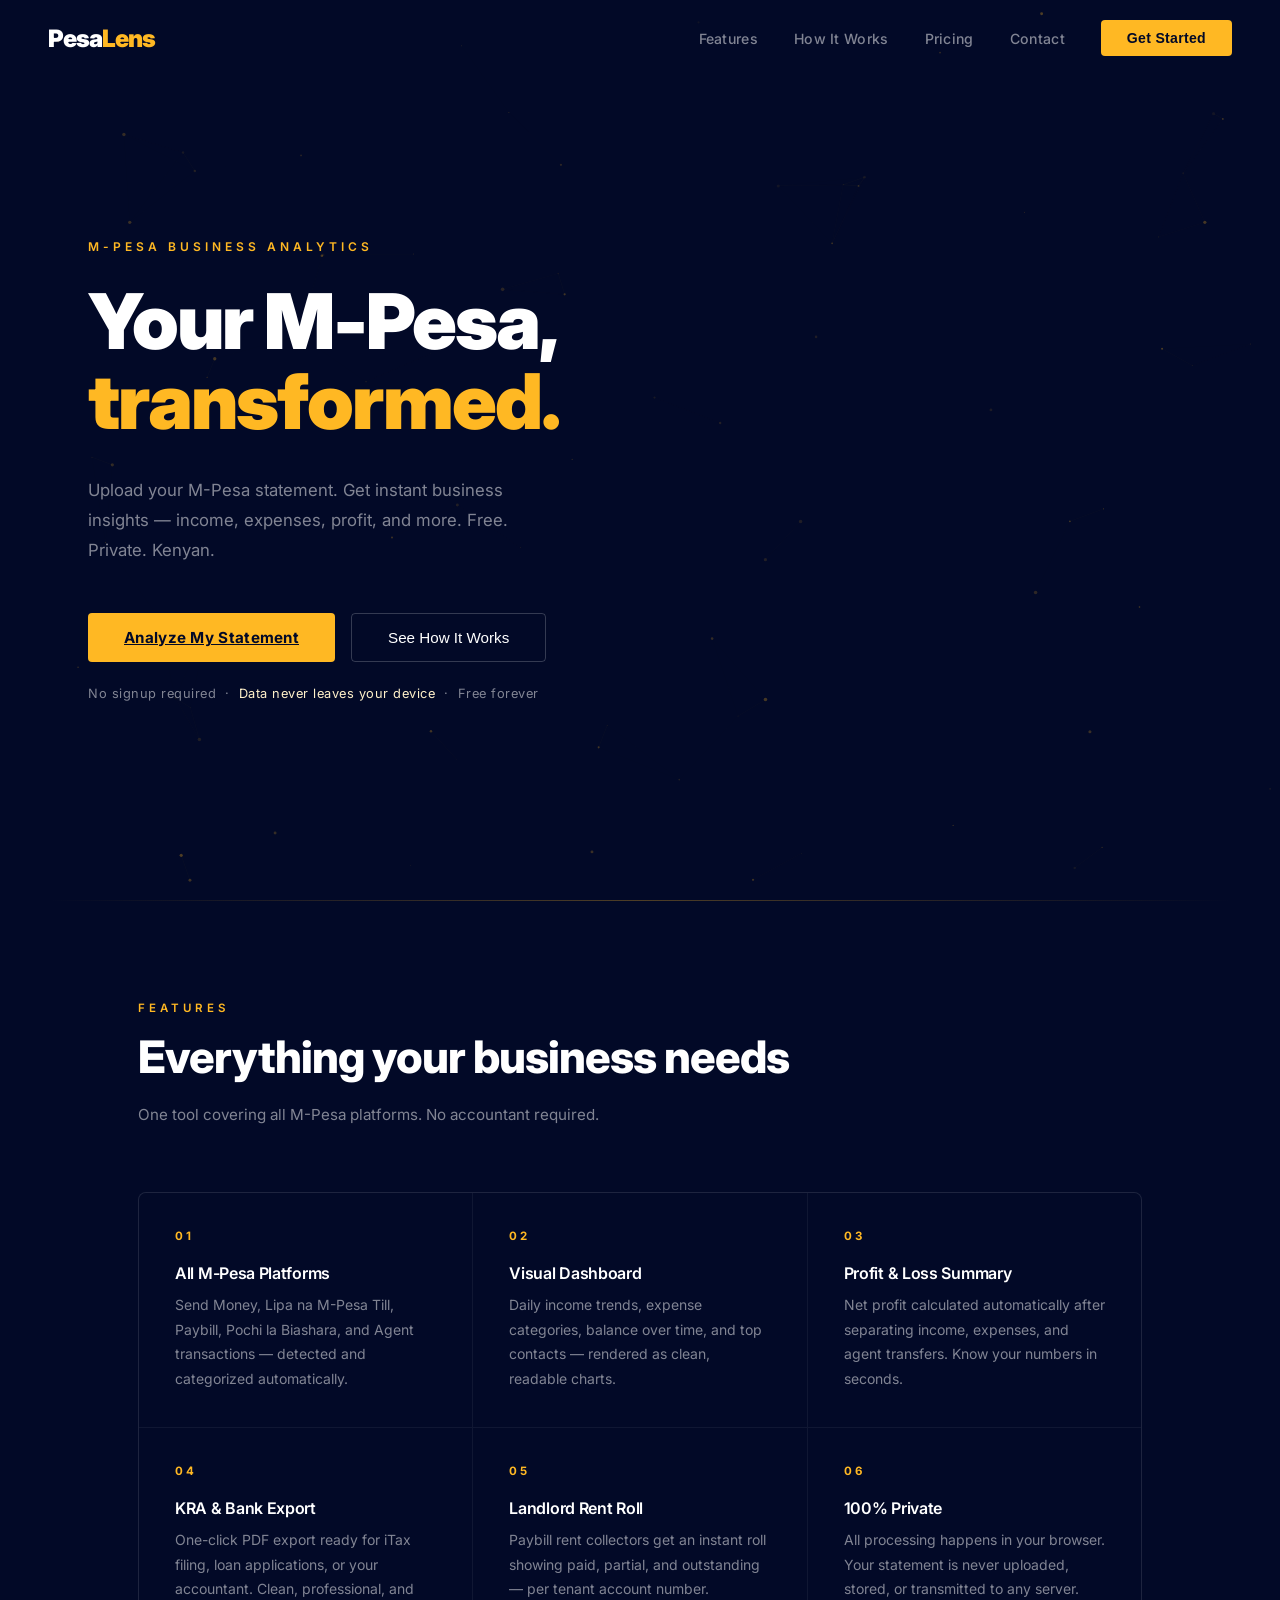
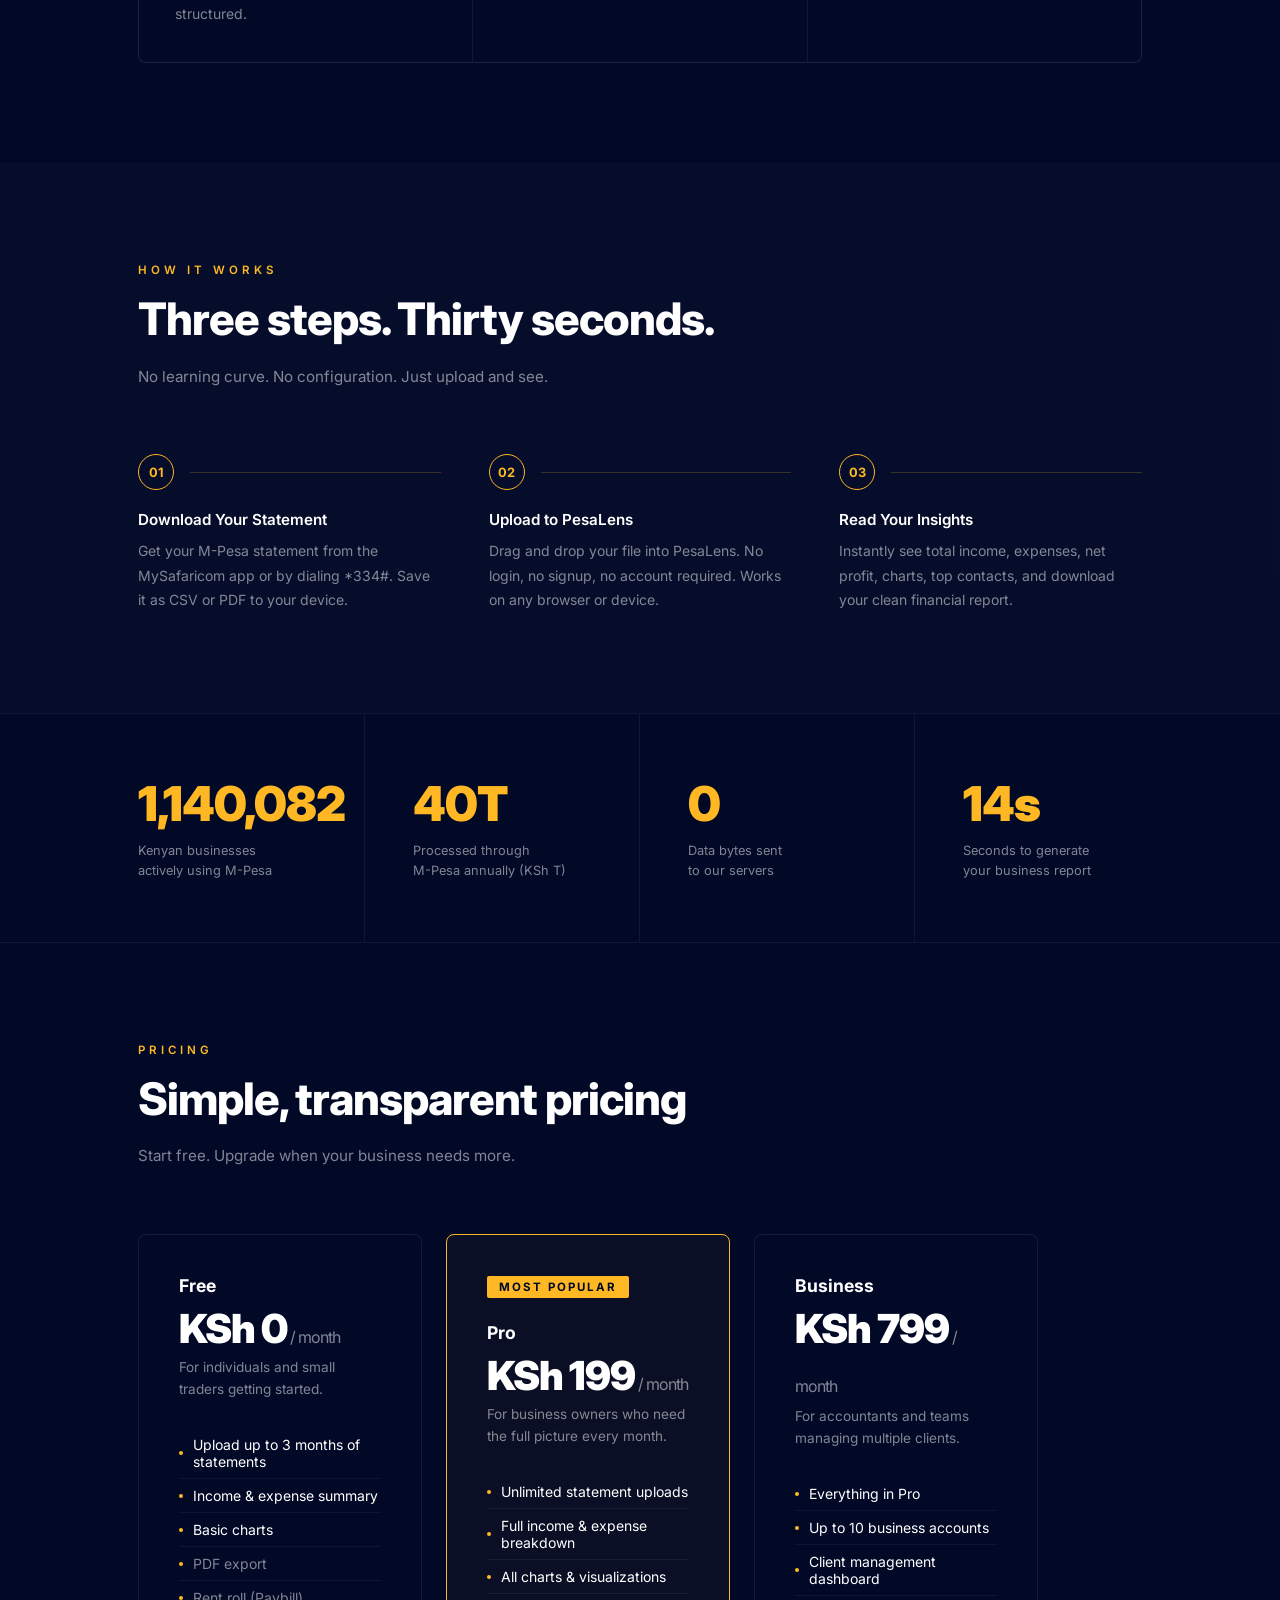
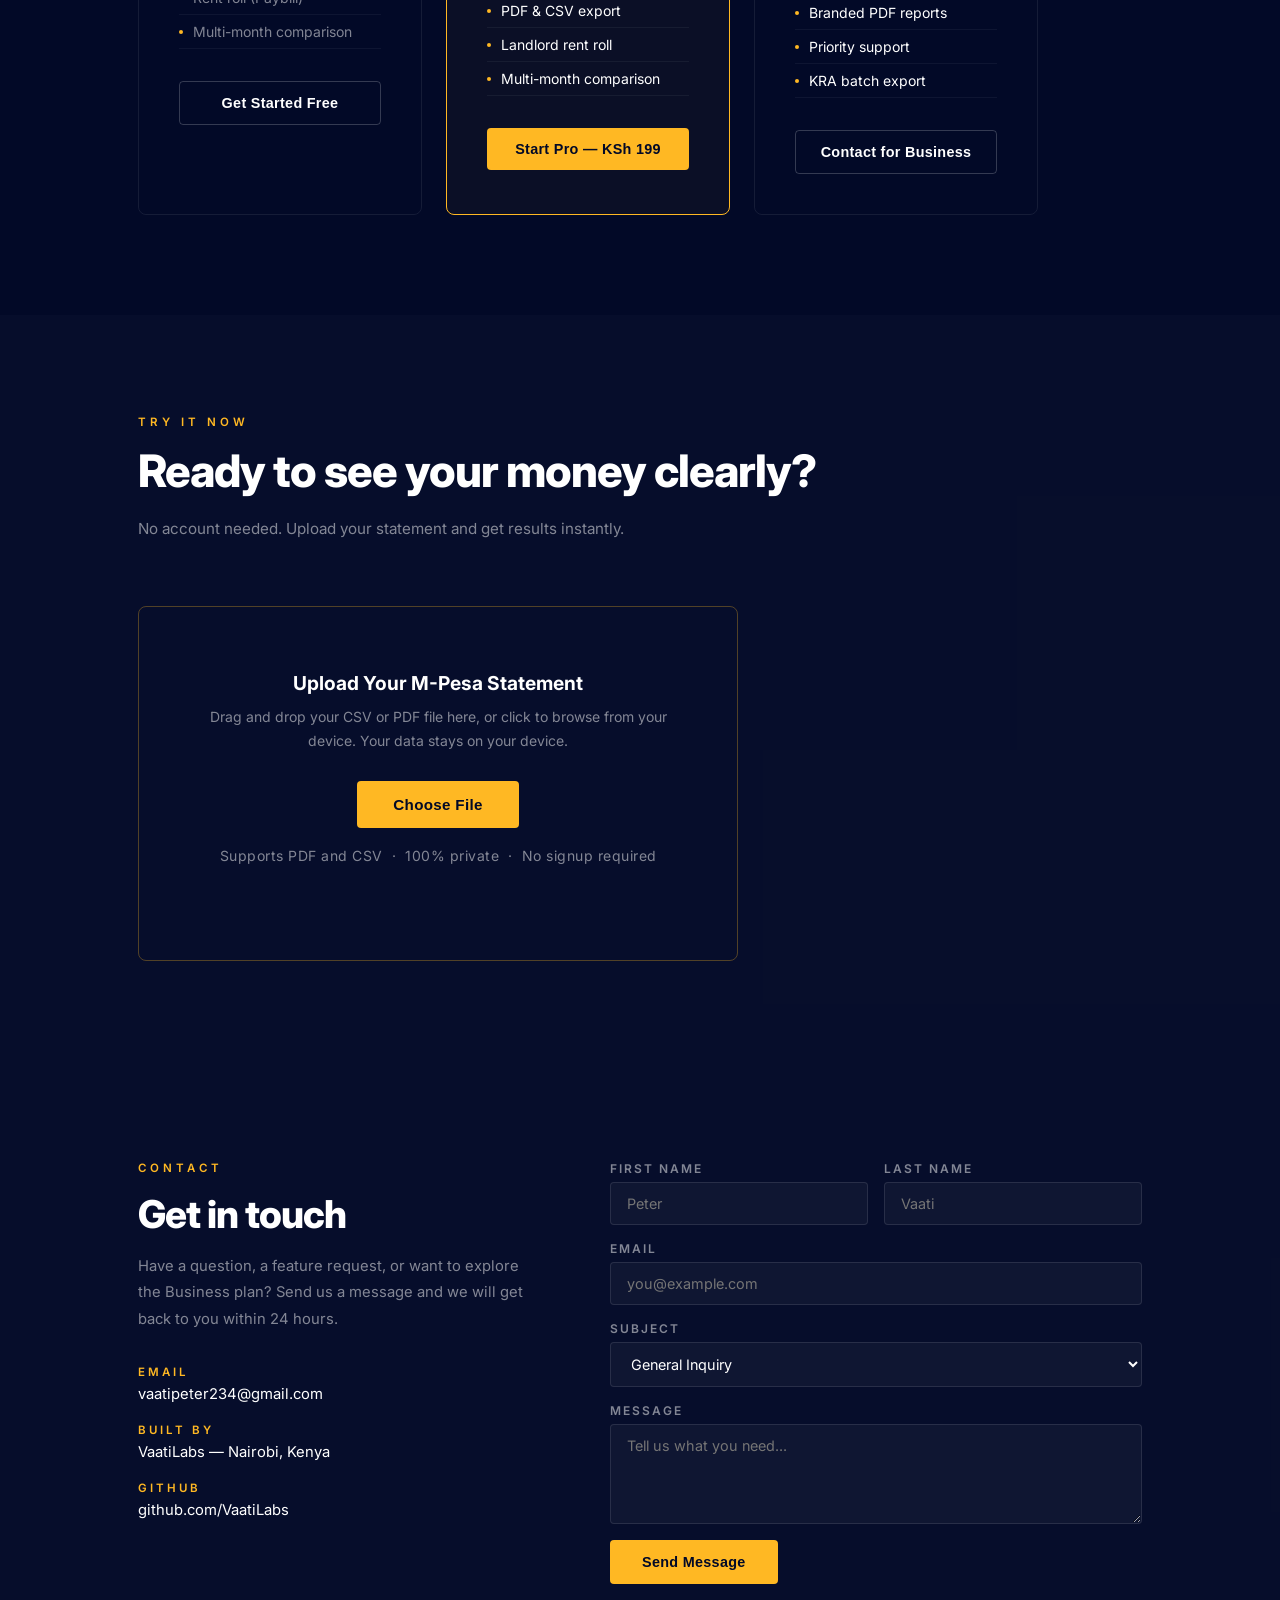
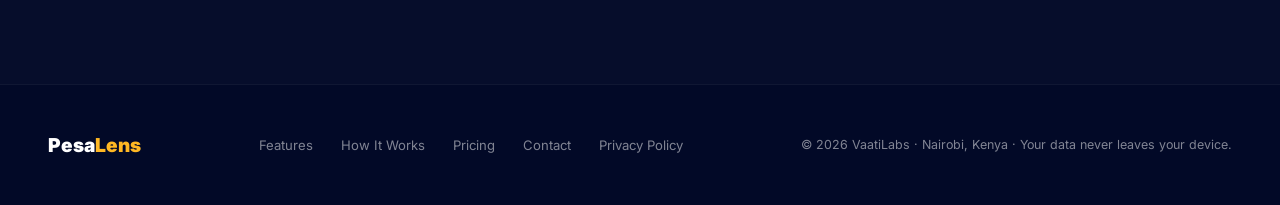
<file: index.html>
<!DOCTYPE html>
<html lang="en">
<head>
<meta charset="UTF-8"/>
<meta name="viewport" content="width=device-width, initial-scale=1.0"/>
<style>
@import url('https://fonts.googleapis.com/css2?family=Inter:wght@300;400;500;600;700;900&display=swap');
*{margin:0;padding:0;box-sizing:border-box;}
:root{
  --gold:#ffb823;
  --gold-light:#fff1ca;
  --cream:#fef9ef;
  --navy:#020927;
  --navy2:#010939;
  --white:#ffffff;
  --grey:#94a3b8;
  --grey-light:#e2e8f0;
  --border:rgba(255,184,35,0.2);
  --text-muted:rgba(255,255,255,0.5);
}
html{scroll-behavior:smooth;}
body{font-family:'Inter',sans-serif;background:var(--navy);color:var(--white);overflow-x:hidden;}
#particle-canvas{position:fixed;top:0;left:0;width:100%;height:100%;z-index:0;pointer-events:none;}

/* NAV */
nav{position:fixed;top:0;width:100%;z-index:1000;padding:20px 48px;display:flex;justify-content:space-between;align-items:center;transition:all 0.4s;}
nav.scrolled{background:rgba(2,9,39,0.97);backdrop-filter:blur(20px);border-bottom:1px solid rgba(255,184,35,0.15);padding:14px 48px;}
.nav-logo{font-size:1.5rem;font-weight:900;letter-spacing:-1px;color:var(--white);}
.nav-logo span{color:var(--gold);}
.nav-links{display:flex;gap:36px;align-items:center;}
.nav-links a{color:var(--text-muted);text-decoration:none;font-size:0.88rem;font-weight:500;letter-spacing:0.3px;transition:color 0.3s;}
.nav-links a:hover{color:var(--white);}
.nav-cta{background:var(--gold);color:var(--navy);border:none;padding:10px 26px;border-radius:4px;font-size:0.88rem;font-weight:700;cursor:pointer;transition:all 0.3s;letter-spacing:0.3px;}
.nav-cta:hover{background:#e6a61f;transform:translateY(-1px);}

/* HERO */
.hero{min-height:100vh;display:flex;flex-direction:column;justify-content:center;padding:140px 48px 100px;position:relative;z-index:1;max-width:1200px;margin:0 auto;}
.hero-label{font-size:0.75rem;font-weight:600;letter-spacing:4px;text-transform:uppercase;color:var(--gold);margin-bottom:28px;}
.hero-title{font-size:clamp(3rem,6vw,5.5rem);font-weight:900;line-height:1.05;letter-spacing:-2px;margin-bottom:28px;max-width:800px;}
.hero-title .static{color:var(--white);}
.hero-title .dynamic{color:var(--gold);display:block;min-height:1.1em;}
.hero-sub{font-size:1.05rem;color:var(--text-muted);max-width:480px;line-height:1.8;margin-bottom:48px;font-weight:400;}
.hero-actions{display:flex;gap:16px;align-items:center;flex-wrap:wrap;}
.btn-primary{background:var(--gold);color:var(--navy);border:none;padding:15px 36px;border-radius:4px;font-size:0.95rem;font-weight:700;cursor:pointer;transition:all 0.3s;letter-spacing:0.3px;}
.btn-primary:hover{background:#e6a61f;transform:translateY(-2px);box-shadow:0 8px 24px rgba(255,184,35,0.3);}
.btn-outline{background:transparent;color:var(--white);border:1px solid rgba(255,255,255,0.2);padding:15px 36px;border-radius:4px;font-size:0.95rem;font-weight:500;cursor:pointer;transition:all 0.3s;}
.btn-outline:hover{border-color:var(--gold);color:var(--gold);}
.hero-note{margin-top:24px;font-size:0.8rem;color:var(--text-muted);letter-spacing:0.5px;}
.hero-note span{color:var(--gold-light);}

/* DIVIDER */
.divider{height:1px;background:linear-gradient(90deg,transparent,rgba(255,184,35,0.3),transparent);margin:0 48px;}

/* SECTIONS */
section{position:relative;z-index:1;}
.container{max-width:1100px;margin:0 auto;padding:100px 48px;}
.section-label{font-size:0.72rem;font-weight:600;letter-spacing:4px;text-transform:uppercase;color:var(--gold);margin-bottom:16px;}
.section-title{font-size:clamp(1.8rem,3.5vw,2.8rem);font-weight:800;letter-spacing:-1px;color:var(--white);margin-bottom:16px;line-height:1.2;}
.section-sub{color:var(--text-muted);font-size:0.95rem;max-width:520px;line-height:1.8;margin-bottom:64px;}

/* FEATURES */
.features-grid{display:grid;grid-template-columns:repeat(auto-fit,minmax(300px,1fr));gap:1px;background:rgba(255,255,255,0.06);border:1px solid rgba(255,255,255,0.06);border-radius:8px;overflow:hidden;}
.feature-item{background:var(--navy);padding:36px;transition:background 0.3s;opacity:0;transform:translateY(20px);transition:all 0.5s ease;}
.feature-item.visible{opacity:1;transform:translateY(0);}
.feature-item:hover{background:rgba(255,184,35,0.05);}
.feature-num{font-size:0.72rem;font-weight:700;letter-spacing:3px;color:var(--gold);margin-bottom:20px;}
.feature-item h3{font-size:1rem;font-weight:600;color:var(--white);margin-bottom:10px;letter-spacing:-0.3px;}
.feature-item p{color:var(--text-muted);font-size:0.875rem;line-height:1.75;}

/* HOW IT WORKS */
.hiw-bg{background:rgba(255,255,255,0.02);}
.steps-grid{display:grid;grid-template-columns:repeat(auto-fit,minmax(220px,1fr));gap:48px;}
.step-item{opacity:0;transform:translateY(20px);transition:all 0.5s ease;}
.step-item.visible{opacity:1;transform:translateY(0);}
.step-line{display:flex;align-items:center;gap:16px;margin-bottom:20px;}
.step-circle{width:36px;height:36px;border:1px solid var(--gold);border-radius:50%;display:flex;align-items:center;justify-content:center;font-size:0.8rem;font-weight:700;color:var(--gold);flex-shrink:0;}
.step-dash{height:1px;flex:1;background:rgba(255,184,35,0.2);}
.step-item h3{font-size:0.95rem;font-weight:600;color:var(--white);margin-bottom:10px;}
.step-item p{color:var(--text-muted);font-size:0.875rem;line-height:1.75;}

/* STATS */
.stats-section{border-top:1px solid rgba(255,255,255,0.06);border-bottom:1px solid rgba(255,255,255,0.06);}
.stats-grid{display:grid;grid-template-columns:repeat(auto-fit,minmax(180px,1fr));gap:0;max-width:1100px;margin:0 auto;}
.stat-item{padding:60px 48px;border-right:1px solid rgba(255,255,255,0.06);text-align:left;}
.stat-item:last-child{border-right:none;}
.stat-num{font-size:clamp(2rem,4vw,3rem);font-weight:900;color:var(--gold);letter-spacing:-1px;margin-bottom:8px;}
.stat-label{color:var(--text-muted);font-size:0.8rem;line-height:1.6;font-weight:400;}

/* PRICING */
.pricing-grid{display:grid;grid-template-columns:repeat(auto-fit,minmax(280px,1fr));gap:24px;max-width:900px;}
.pricing-card{border:1px solid rgba(255,255,255,0.08);border-radius:8px;padding:40px;transition:all 0.3s;opacity:0;transform:translateY(20px);}
.pricing-card.visible{opacity:1;transform:translateY(0);}
.pricing-card.featured{border-color:var(--gold);background:rgba(255,184,35,0.04);}
.pricing-badge{display:inline-block;background:var(--gold);color:var(--navy);font-size:0.72rem;font-weight:700;letter-spacing:2px;text-transform:uppercase;padding:4px 12px;border-radius:2px;margin-bottom:24px;}
.pricing-name{font-size:1.1rem;font-weight:700;color:var(--white);margin-bottom:8px;}
.pricing-price{font-size:2.5rem;font-weight:900;color:var(--white);letter-spacing:-1px;margin-bottom:4px;}
.pricing-price span{font-size:1rem;font-weight:400;color:var(--text-muted);}
.pricing-desc{color:var(--text-muted);font-size:0.85rem;margin-bottom:28px;line-height:1.6;}
.pricing-features{list-style:none;margin-bottom:32px;}
.pricing-features li{font-size:0.875rem;color:var(--text-muted);padding:8px 0;border-bottom:1px solid rgba(255,255,255,0.05);display:flex;gap:10px;align-items:center;}
.pricing-features li::before{content:'';width:4px;height:4px;background:var(--gold);border-radius:50%;flex-shrink:0;}
.pricing-features li.active{color:var(--white);}
.btn-pricing{width:100%;padding:13px;border-radius:4px;font-size:0.9rem;font-weight:600;cursor:pointer;transition:all 0.3s;letter-spacing:0.3px;}
.btn-pricing-outline{background:transparent;color:var(--white);border:1px solid rgba(255,255,255,0.2);}
.btn-pricing-outline:hover{border-color:var(--gold);color:var(--gold);}
.btn-pricing-fill{background:var(--gold);color:var(--navy);border:none;}
.btn-pricing-fill:hover{background:#e6a61f;}

/* CONTACT */
.contact-bg{background:rgba(255,255,255,0.02);}
.contact-grid{display:grid;grid-template-columns:1fr 1fr;gap:80px;align-items:start;}
.contact-info h2{font-size:clamp(1.6rem,3vw,2.4rem);font-weight:800;color:var(--white);margin-bottom:16px;letter-spacing:-1px;}
.contact-info p{color:var(--text-muted);font-size:0.925rem;line-height:1.8;margin-bottom:32px;}
.contact-detail{margin-bottom:20px;}
.contact-detail .label{font-size:0.72rem;font-weight:600;letter-spacing:3px;text-transform:uppercase;color:var(--gold);margin-bottom:6px;}
.contact-detail .value{font-size:0.925rem;color:var(--white);}
.contact-form{display:flex;flex-direction:column;gap:16px;}
.form-row{display:grid;grid-template-columns:1fr 1fr;gap:16px;}
.form-group{display:flex;flex-direction:column;gap:6px;}
.form-group label{font-size:0.75rem;font-weight:600;letter-spacing:2px;text-transform:uppercase;color:var(--text-muted);}
.form-group input,.form-group textarea,.form-group select{background:rgba(255,255,255,0.04);border:1px solid rgba(255,255,255,0.1);border-radius:4px;padding:12px 16px;color:var(--white);font-size:0.9rem;font-family:'Inter',sans-serif;outline:none;transition:border 0.3s;}
.form-group input:focus,.form-group textarea:focus,.form-group select:focus{border-color:var(--gold);}
.form-group textarea{resize:vertical;min-height:100px;}
.form-group select option{background:var(--navy);}
.btn-submit{background:var(--gold);color:var(--navy);border:none;padding:14px 32px;border-radius:4px;font-size:0.9rem;font-weight:700;cursor:pointer;transition:all 0.3s;align-self:flex-start;letter-spacing:0.3px;}
.btn-submit:hover{background:#e6a61f;transform:translateY(-1px);}

/* FOOTER */
footer{border-top:1px solid rgba(255,255,255,0.06);padding:48px;display:flex;justify-content:space-between;align-items:center;flex-wrap:wrap;gap:24px;position:relative;z-index:1;}
.footer-logo{font-size:1.2rem;font-weight:900;color:var(--white);}
.footer-logo span{color:var(--gold);}
.footer-links{display:flex;gap:28px;}
.footer-links a{color:var(--text-muted);text-decoration:none;font-size:0.82rem;transition:color 0.3s;}
.footer-links a:hover{color:var(--gold);}
.footer-copy{color:var(--text-muted);font-size:0.78rem;}

/* UPLOAD SECTION */
.upload-box{border:1px solid rgba(255,184,35,0.3);border-radius:8px;padding:64px 48px;text-align:center;max-width:600px;transition:all 0.3s;cursor:pointer;}
.upload-box:hover{border-color:var(--gold);background:rgba(255,184,35,0.03);}
.upload-box h3{font-size:1.2rem;font-weight:700;color:var(--white);margin-bottom:10px;}
.upload-box p{color:var(--text-muted);font-size:0.875rem;margin-bottom:28px;line-height:1.7;}
.upload-note{color:var(--text-muted);font-size:0.78rem;margin-top:16px;letter-spacing:0.5px;}

@keyframes fadeInUp{from{opacity:0;transform:translateY(30px);}to{opacity:1;transform:translateY(0);}}

.hero-label,.hero-title,.hero-sub,.hero-actions,.hero-note{animation:fadeInUp 0.7s ease both;}
.hero-label{animation-delay:0s;}
.hero-title{animation-delay:0.1s;}
.hero-sub{animation-delay:0.2s;}
.hero-actions{animation-delay:0.3s;}
.hero-note{animation-delay:0.4s;}

@media(max-width:768px){
  nav{padding:16px 24px;}
  .nav-links a{display:none;}
  .hero{padding:120px 24px 80px;}
  .container{padding:72px 24px;}
  .stat-item{padding:40px 24px;border-right:none;border-bottom:1px solid rgba(255,255,255,0.06);}
  .contact-grid{grid-template-columns:1fr;}
  .form-row{grid-template-columns:1fr;}
  footer{padding:32px 24px;flex-direction:column;align-items:flex-start;}
  .stats-grid{grid-template-columns:1fr 1fr;}
}
</style>
</head>
<body>

<canvas id="particle-canvas"></canvas>

<nav id="navbar">
  <div class="nav-logo">Pesa<span>Lens</span></div>
  <div class="nav-links">
    <a href="#features">Features</a>
    <a href="#how">How It Works</a>
    <a href="#pricing">Pricing</a>
    <a href="#contact">Contact</a>
    <button class="nav-cta">Get Started</button>
  </div>
</nav>

<div style="position:relative;z-index:1;">
<div style="max-width:1200px;margin:0 auto;">
<section class="hero">
  <div class="hero-label">M-Pesa Business Analytics</div>
  <h1 class="hero-title">
    <span class="static">Your M-Pesa,</span>
    <span class="dynamic" id="typed-text">transformed.</span>
  </h1>
  <p class="hero-sub">Upload your M-Pesa statement. Get instant business insights — income, expenses, profit, and more. Free. Private. Kenyan.</p>
  <div class="hero-actions">
    <a href="app.html" class="btn-primary">Analyze My Statement</a>
    <button class="btn-outline">See How It Works</button>
  </div>
  <p class="hero-note">No signup required &nbsp;·&nbsp; <span>Data never leaves your device</span> &nbsp;·&nbsp; Free forever</p>
</section>
</div>
</div>

<div class="divider"></div>

<section id="features" style="position:relative;z-index:1;">
<div class="container">
  <div class="section-label">Features</div>
  <h2 class="section-title">Everything your business needs</h2>
  <p class="section-sub">One tool covering all M-Pesa platforms. No accountant required.</p>
  <div class="features-grid">
    <div class="feature-item">
      <div class="feature-num">01</div>
      <h3>All M-Pesa Platforms</h3>
      <p>Send Money, Lipa na M-Pesa Till, Paybill, Pochi la Biashara, and Agent transactions — detected and categorized automatically.</p>
    </div>
    <div class="feature-item">
      <div class="feature-num">02</div>
      <h3>Visual Dashboard</h3>
      <p>Daily income trends, expense categories, balance over time, and top contacts — rendered as clean, readable charts.</p>
    </div>
    <div class="feature-item">
      <div class="feature-num">03</div>
      <h3>Profit & Loss Summary</h3>
      <p>Net profit calculated automatically after separating income, expenses, and agent transfers. Know your numbers in seconds.</p>
    </div>
    <div class="feature-item">
      <div class="feature-num">04</div>
      <h3>KRA & Bank Export</h3>
      <p>One-click PDF export ready for iTax filing, loan applications, or your accountant. Clean, professional, and structured.</p>
    </div>
    <div class="feature-item">
      <div class="feature-num">05</div>
      <h3>Landlord Rent Roll</h3>
      <p>Paybill rent collectors get an instant roll showing paid, partial, and outstanding — per tenant account number.</p>
    </div>
    <div class="feature-item">
      <div class="feature-num">06</div>
      <h3>100% Private</h3>
      <p>All processing happens in your browser. Your statement is never uploaded, stored, or transmitted to any server.</p>
    </div>
  </div>
</div>
</section>

<section id="how" class="hiw-bg" style="position:relative;z-index:1;">
<div class="container">
  <div class="section-label">How It Works</div>
  <h2 class="section-title">Three steps. Thirty seconds.</h2>
  <p class="section-sub">No learning curve. No configuration. Just upload and see.</p>
  <div class="steps-grid">
    <div class="step-item">
      <div class="step-line">
        <div class="step-circle">01</div>
        <div class="step-dash"></div>
      </div>
      <h3>Download Your Statement</h3>
      <p>Get your M-Pesa statement from the MySafaricom app or by dialing *334#. Save it as CSV or PDF to your device.</p>
    </div>
    <div class="step-item">
      <div class="step-line">
        <div class="step-circle">02</div>
        <div class="step-dash"></div>
      </div>
      <h3>Upload to PesaLens</h3>
      <p>Drag and drop your file into PesaLens. No login, no signup, no account required. Works on any browser or device.</p>
    </div>
    <div class="step-item">
      <div class="step-line">
        <div class="step-circle">03</div>
        <div class="step-dash"></div>
      </div>
      <h3>Read Your Insights</h3>
      <p>Instantly see total income, expenses, net profit, charts, top contacts, and download your clean financial report.</p>
    </div>
  </div>
</div>
</section>

<section class="stats-section" style="position:relative;z-index:1;">
<div class="stats-grid">
  <div class="stat-item">
    <div class="stat-num" id="s1">0</div>
    <div class="stat-label">Kenyan businesses<br>actively using M-Pesa</div>
  </div>
  <div class="stat-item">
    <div class="stat-num" id="s2">0</div>
    <div class="stat-label">Processed through<br>M-Pesa annually (KSh T)</div>
  </div>
  <div class="stat-item">
    <div class="stat-num" id="s3">0</div>
    <div class="stat-label">Data bytes sent<br>to our servers</div>
  </div>
  <div class="stat-item">
    <div class="stat-num" id="s4">0</div>
    <div class="stat-label">Seconds to generate<br>your business report</div>
  </div>
</div>
</section>

<section id="pricing" style="position:relative;z-index:1;">
<div class="container">
  <div class="section-label">Pricing</div>
  <h2 class="section-title">Simple, transparent pricing</h2>
  <p class="section-sub">Start free. Upgrade when your business needs more.</p>
  <div class="pricing-grid">
    <div class="pricing-card">
      <div class="pricing-name">Free</div>
      <div class="pricing-price">KSh 0<span> / month</span></div>
      <div class="pricing-desc">For individuals and small traders getting started.</div>
      <ul class="pricing-features">
        <li class="active">Upload up to 3 months of statements</li>
        <li class="active">Income & expense summary</li>
        <li class="active">Basic charts</li>
        <li>PDF export</li>
        <li>Rent roll (Paybill)</li>
        <li>Multi-month comparison</li>
      </ul>
      <button class="btn-pricing btn-pricing-outline">Get Started Free</button>
    </div>
    <div class="pricing-card featured">
      <div class="pricing-badge">Most Popular</div>
      <div class="pricing-name">Pro</div>
      <div class="pricing-price">KSh 199<span> / month</span></div>
      <div class="pricing-desc">For business owners who need the full picture every month.</div>
      <ul class="pricing-features">
        <li class="active">Unlimited statement uploads</li>
        <li class="active">Full income & expense breakdown</li>
        <li class="active">All charts & visualizations</li>
        <li class="active">PDF & CSV export</li>
        <li class="active">Landlord rent roll</li>
        <li class="active">Multi-month comparison</li>
      </ul>
      <button class="btn-pricing btn-pricing-fill">Start Pro — KSh 199</button>
    </div>
    <div class="pricing-card">
      <div class="pricing-name">Business</div>
      <div class="pricing-price">KSh 799<span> / month</span></div>
      <div class="pricing-desc">For accountants and teams managing multiple clients.</div>
      <ul class="pricing-features">
        <li class="active">Everything in Pro</li>
        <li class="active">Up to 10 business accounts</li>
        <li class="active">Client management dashboard</li>
        <li class="active">Branded PDF reports</li>
        <li class="active">Priority support</li>
        <li class="active">KRA batch export</li>
      </ul>
      <button class="btn-pricing btn-pricing-outline">Contact for Business</button>
    </div>
  </div>
</div>
</section>

<section id="upload" style="position:relative;z-index:1;background:rgba(255,255,255,0.02);">
<div class="container" style="display:flex;flex-direction:column;align-items:flex-start;">
  <div class="section-label">Try It Now</div>
  <h2 class="section-title">Ready to see your money clearly?</h2>
  <p class="section-sub">No account needed. Upload your statement and get results instantly.</p>
  <div class="upload-box">
    <h3>Upload Your M-Pesa Statement</h3>
    <p>Drag and drop your CSV or PDF file here, or click to browse from your device. Your data stays on your device.</p>
    <button class="btn-primary">Choose File</button>
    <p class="upload-note">Supports PDF and CSV &nbsp;·&nbsp; 100% private &nbsp;·&nbsp; No signup required</p>
  </div>
</div>
</section>

<section id="contact" class="contact-bg" style="position:relative;z-index:1;">
<div class="container">
  <div class="contact-grid">
    <div class="contact-info">
      <div class="section-label">Contact</div>
      <h2>Get in touch</h2>
      <p>Have a question, a feature request, or want to explore the Business plan? Send us a message and we will get back to you within 24 hours.</p>
      <div class="contact-detail">
        <div class="label">Email</div>
        <div class="value">vaatipeter234@gmail.com</div>
      </div>
      <div class="contact-detail">
        <div class="label">Built by</div>
        <div class="value">VaatiLabs — Nairobi, Kenya</div>
      </div>
      <div class="contact-detail">
        <div class="label">GitHub</div>
        <div class="value">github.com/VaatiLabs</div>
      </div>
    </div>
    <div class="contact-form">
      <div class="form-row">
        <div class="form-group">
          <label>First Name</label>
          <input type="text" placeholder="Peter"/>
        </div>
        <div class="form-group">
          <label>Last Name</label>
          <input type="text" placeholder="Vaati"/>
        </div>
      </div>
      <div class="form-group">
        <label>Email</label>
        <input type="email" placeholder="you@example.com"/>
      </div>
      <div class="form-group">
        <label>Subject</label>
        <select>
          <option>General Inquiry</option>
          <option>Feature Request</option>
          <option>Business Plan</option>
          <option>Bug Report</option>
          <option>Partnership</option>
        </select>
      </div>
      <div class="form-group">
        <label>Message</label>
        <textarea placeholder="Tell us what you need..."></textarea>
      </div>
      <button class="btn-submit">Send Message</button>
    </div>
  </div>
</div>
</section>

<footer>
  <div class="footer-logo">Pesa<span>Lens</span></div>
  <div class="footer-links">
    <a href="#features">Features</a>
    <a href="#how">How It Works</a>
    <a href="#pricing">Pricing</a>
    <a href="#contact">Contact</a>
    <a href="#">Privacy Policy</a>
  </div>
  <div class="footer-copy">© 2026 VaatiLabs · Nairobi, Kenya · Your data never leaves your device.</div>
</footer>

<script>
const canvas=document.getElementById('particle-canvas');
const ctx=canvas.getContext('2d');
let particles=[];
function resize(){canvas.width=window.innerWidth;canvas.height=window.innerHeight;}
resize();
window.addEventListener('resize',resize);
class P{
  constructor(){this.reset();}
  reset(){
    this.x=Math.random()*canvas.width;
    this.y=Math.random()*canvas.height;
    this.r=Math.random()*1.5+0.3;
    this.vx=(Math.random()-0.5)*0.3;
    this.vy=(Math.random()-0.5)*0.3;
    this.a=Math.random()*0.25+0.05;
  }
  update(){
    this.x+=this.vx;this.y+=this.vy;
    if(this.x<0||this.x>canvas.width||this.y<0||this.y>canvas.height)this.reset();
  }
  draw(){
    ctx.beginPath();
    ctx.arc(this.x,this.y,this.r,0,Math.PI*2);
    ctx.fillStyle=`rgba(255,184,35,${this.a})`;
    ctx.fill();
  }
}
for(let i=0;i<80;i++)particles.push(new P());
function animate(){
  ctx.clearRect(0,0,canvas.width,canvas.height);
  particles.forEach(p=>{p.update();p.draw();});
  particles.forEach((p,i)=>{
    for(let j=i+1;j<particles.length;j++){
      const q=particles[j];
      const d=Math.hypot(p.x-q.x,p.y-q.y);
      if(d<120){
        ctx.beginPath();
        ctx.moveTo(p.x,p.y);
        ctx.lineTo(q.x,q.y);
        ctx.strokeStyle=`rgba(255,184,35,${0.06*(1-d/120)})`;
        ctx.lineWidth=0.5;
        ctx.stroke();
      }
    }
  });
  requestAnimationFrame(animate);
}
animate();

window.addEventListener('scroll',()=>{
  document.getElementById('navbar').classList.toggle('scrolled',window.scrollY>40);
});

const phrases=['transformed.','simplified.','clarified.','your profit revealed.','your business, understood.'];
let pi=0,ci=0,del=false;
const el=document.getElementById('typed-text');
function type(){
  const w=phrases[pi];
  if(!del){el.textContent=w.slice(0,++ci);if(ci===w.length){del=true;setTimeout(type,2000);return;}}
  else{el.textContent=w.slice(0,--ci);if(ci===0){del=false;pi=(pi+1)%phrases.length;}}
  setTimeout(type,del?50:75);
}
type();

const io=new IntersectionObserver(e=>{e.forEach(x=>{if(x.isIntersecting)x.target.classList.add('visible');});},{threshold:0.1});
document.querySelectorAll('.feature-item,.step-item,.pricing-card').forEach(e=>io.observe(e));

function counter(id,end,suffix='',dur=2000){
  const el=document.getElementById(id);
  const obs=new IntersectionObserver(e=>{
    if(!e[0].isIntersecting)return;
    obs.disconnect();
    let s=null;
    function step(ts){
      if(!s)s=ts;
      const p=Math.min((ts-s)/dur,1);
      const v=Math.round(p*p*(3-2*p)*end);
      el.textContent=(end>=1000000?v.toLocaleString():v)+suffix;
      if(p<1)requestAnimationFrame(step);
      else el.textContent=(end>=1000000?end.toLocaleString():end)+suffix;
    }
    requestAnimationFrame(step);
  },{threshold:0.3});
  obs.observe(el);
}
counter('s1',2400000,'');
counter('s2',84,'T');
counter('s3',0,'');
counter('s4',30,'s');
</script>
</body>
</html>
</file>
